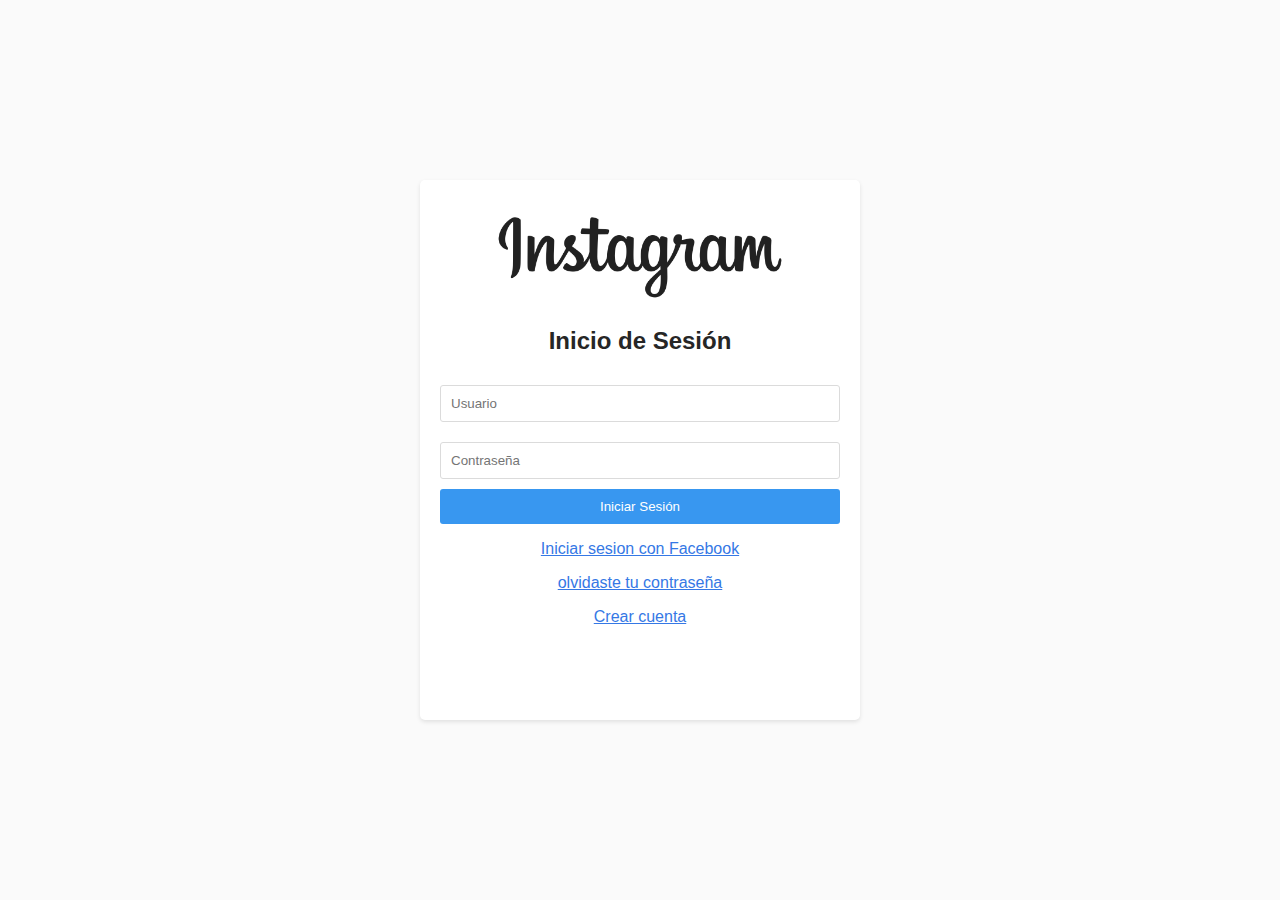
<file: index.html>
<!DOCTYPE html>
<html lang="en">
<head>
    <meta charset="UTF-8">
    <meta name="viewport" content="width=device-width, initial-scale=1.0">
    <title>Document</title>
    <link rel="stylesheet" href="style.css">
</head>
<body>
    <section class="container">
        <img src="img/insta.png" alt="">
        <div >
            <h2>Inicio de Sesión</h2>
            <form>
                <input type="text" placeholder="Usuario">
                <input type="password" placeholder="Contraseña">
                <button type="submit">Iniciar Sesión</button>
            </form>
        </div>
        <div>
            <p></p><a href="https://www.facebook.com/login.php?skip_api_login=1&api_key=124024574287414&kid_directed_site=0&app_id=124024574287414&signed_next=1&next=https%3A%2F%2Fwww.facebook.com%2Fdialog%2Foauth%3Fclient_id%3D124024574287414%26locale%3Des_LA%26redirect_uri%3Dhttps%253A%252F%252Fwww.instagram.com%252Faccounts%252Fsignup%252F%26response_type%3Dcode%252Cgranted_scopes%26scope%3Demail%26state%3D%257B%2522fbLoginKey%2522%253A%25221wod0krhgkbhq11ux04915qh71qnmi5ni1aihkm66k1nz3f9vh61%2522%252C%2522fbLoginReturnURL%2522%253A%2522%252Ffxcal%252Fdisclosure%252F%253Fnext%253D%25252Freel%25252FC2AmdaSOwLN%25252F%2522%257D%26ret%3Dlogin%26fbapp_pres%3D0%26logger_id%3D15d1df8a-caf5-434d-a0fb-86a918372052%26tp%3Dunspecified&cancel_url=https%3A%2F%2Fwww.instagram.com%2Faccounts%2Fsignup%2F%3Ferror%3Daccess_denied%26error_code%3D200%26error_description%3DPermissions%2Berror%26error_reason%3Duser_denied%26state%3D%257B%2522fbLoginKey%2522%253A%25221wod0krhgkbhq11ux04915qh71qnmi5ni1aihkm66k1nz3f9vh61%2522%252C%2522fbLoginReturnURL%2522%253A%2522%252Ffxcal%252Fdisclosure%252F%253Fnext%253D%25252Freel%25252FC2AmdaSOwLN%25252F%2522%257D%23_%3D_&display=page&locale=es_LA&pl_dbl=0">Iniciar sesion con Facebook</a><br>
            <p></p><a href="contra.html">olvidaste tu contraseña</a>
            <p><a href="crear.html">Crear cuenta</a></p>
        </div>
        <div>

        </div>
    </section>
    
</body>
</html>
</file>
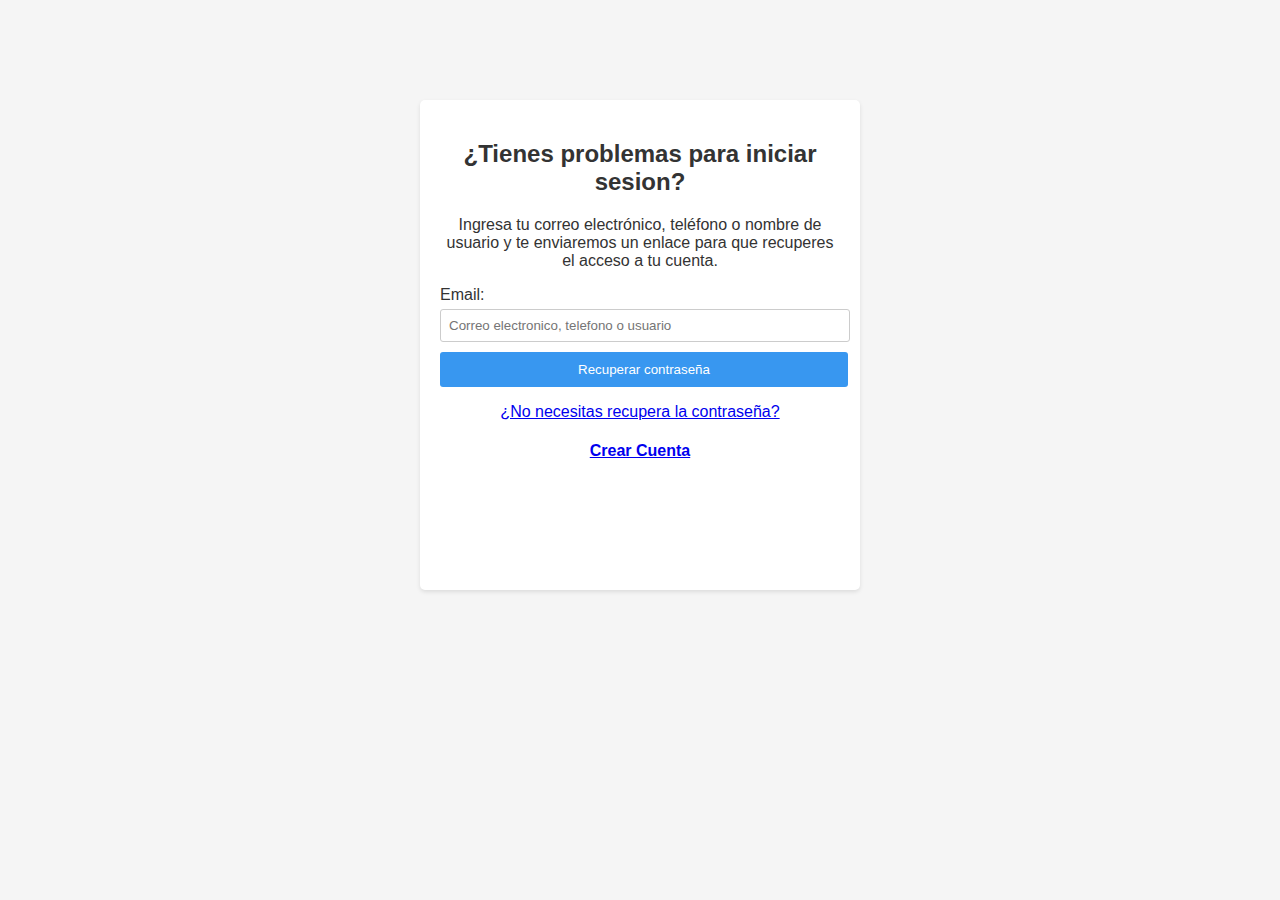
<file: contra.html>
<!DOCTYPE html>
<html lang="en">
<head>
    <meta charset="UTF-8">
    <meta http-equiv="X-UA-Compatible" content="IE=edge">
    <meta name="viewport" content="width=device-width, initial-scale=1.0">
    <title>Password Recovery</title>
    <link rel="stylesheet" href="contra.css">
</head>
<body>
    <div class="container">
        <h2>¿Tienes problemas para iniciar sesion?</h2>
        <form action="#" method="POST">
            <p>Ingresa tu correo electrónico, teléfono o nombre de usuario y te enviaremos un enlace para que recuperes el acceso a tu cuenta.</p>
            <label for="email">Email:</label>
            <input type="email" id="email" name="email" required placeholder="Correo electronico, telefono o usuario">
            <button type="submit">Recuperar contraseña</button><br>
            <p><a href="index.html"> ¿No necesitas recupera la contraseña?</a></a><br>
            <p><a href="crear.html"><h4>Crear Cuenta</h4></a></p>
        </form>
    </div>
</body>
</html>
</file>
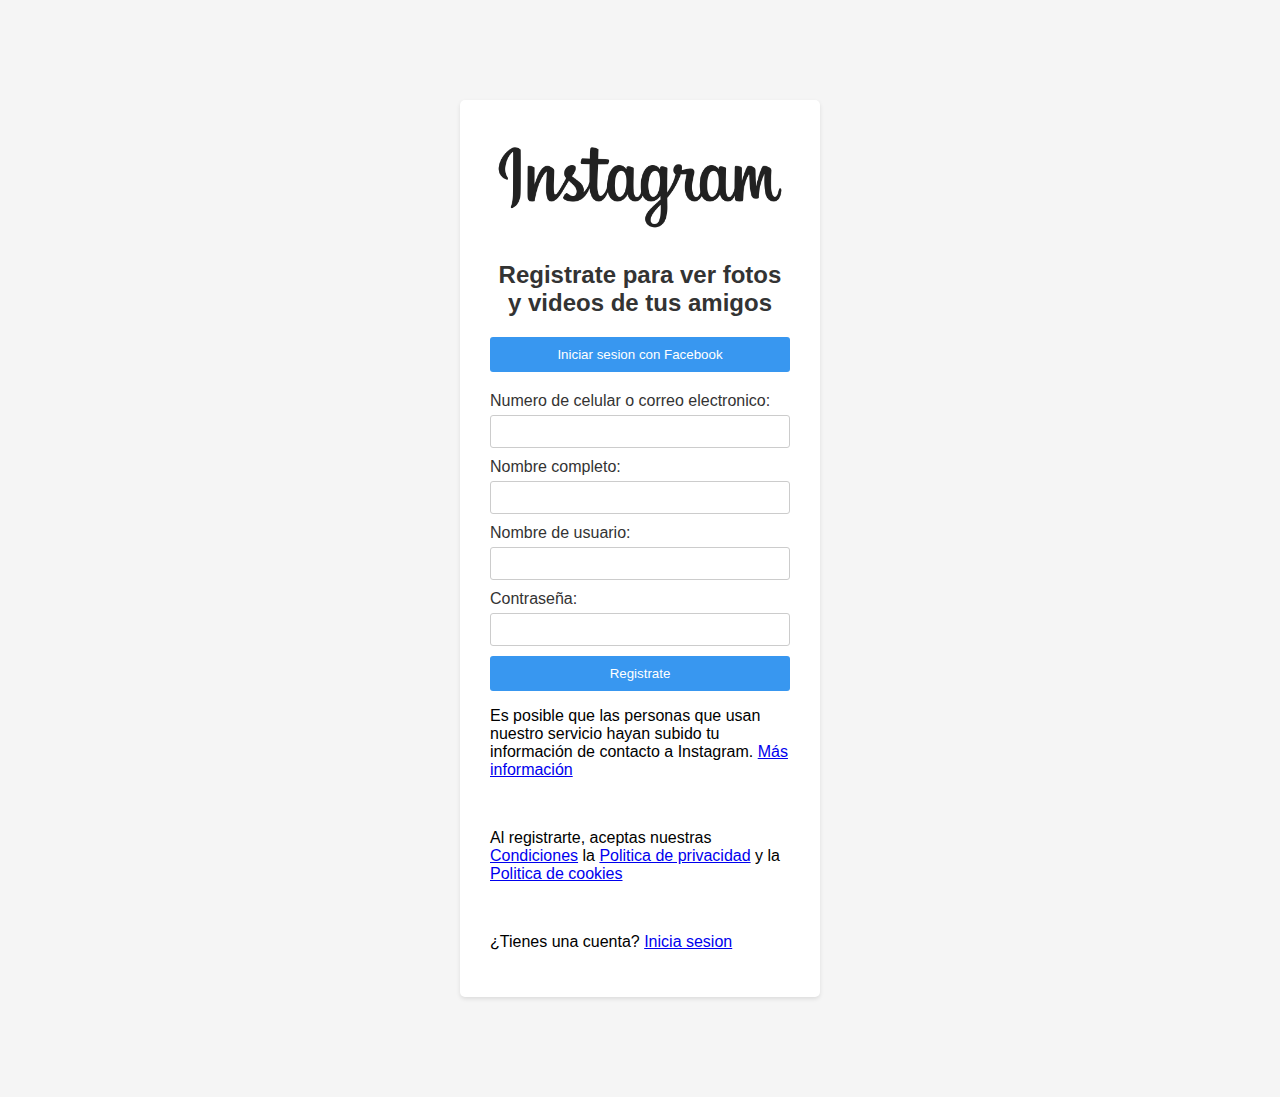
<file: crear.html>
<!DOCTYPE html>
<html lang="en">
<head>
    <meta charset="UTF-8">
    <meta http-equiv="X-UA-Compatible" content="IE=edge">
    <meta name="viewport" content="width=device-width, initial-scale=1.0">
    <title>Instagram Registration</title>
    <link rel="stylesheet" href="crear.css">
</head>
<body>
    <div class="container">
        <img src="img/insta.png" alt="">
        <h2>Registrate para ver fotos y videos de tus amigos</h2>
        <button onclick="location.href='https://www.facebook.com/?locale=es_LA'">Iniciar sesion con Facebook</button>
        <form action="#" method="POST">
            <label for="name">Numero de celular o correo electronico:</label>
            <input type="text" id="name" name="name" required>
            <label for="email">Nombre completo:</label>
            <input type="email" id="email" name="email" required>
            <label for="username">Nombre de usuario:</label>
            <input type="text" id="username" name="username" required>
            <label for="password">Contraseña:</label>
            <input type="password" id="password" name="password" required>
            <button type="submit">Registrate</button>
            <p>Es posible que las personas que usan nuestro servicio hayan subido tu información de contacto a Instagram. <a href="https://www.facebook.com/help/instagram/261704639352628" target="_blank"> Más información</a></p><br>
            <p>Al registrarte, aceptas nuestras <a href="https://help.instagram.com/581066165581870/?locale=es_LA" target="_blank">Condiciones</a> la <a href="https://www.facebook.com/privacy/policy" target="_blank">Politica de privacidad</a> y la <a href="https://privacycenter.instagram.com/policies/cookies/" target="_blank">Politica de cookies</a></p><br>
            <p>¿Tienes una cuenta? <a href="index.html">Inicia sesion</a></p>
        </form>
    </div>
</body>
</html>
</file>
<file: style.css>
body {
    font-family: Arial, sans-serif;
    background-color: #fafafa;
    display: flex;
    justify-content: center;
    align-items: center;
    height: 100vh;
    margin: 0;
}

.container  {
    background-color: #fff;
    padding: 20px;
    border-radius: 5px;
    box-shadow: 0 2px 4px rgba(0, 0, 0, 0.1);
    text-align: center;
    width: 400px;
    height: 500px;
}

img{
    width: 300px;
    display: flex;
    justify-content: center;
    align-items: center;
    padding-left: 50px;
}

h2 {
    color: #262626;
}

input {
    width: 100%;
    margin: 10px 0;
    padding: 10px;
    box-sizing: border-box;
    border: 1px solid #dbdbdb;
    border-radius: 3px;
}

button {
    width: 100%;
    padding: 10px;
    background-color: #3897f0;
    color: white;
    border: none;
    border-radius: 3px;
    cursor: pointer;
}

a{
    padding-top: 10px;
    margin: 10px;
    color: #3578e5;
}



button:hover {
    background-color: #3578e5;
}
</file>
<file: contra.css>
body {
    font-family: Arial, sans-serif;
    background-color: #f5f5f5;
    margin: 0;
    padding: 0;
}

.container {
    height: 450px;
    max-width: 400px;
    margin: 100px auto;
    padding: 20px;
    background-color: #fff;
    border-radius: 5px;
    box-shadow: 0 2px 4px rgba(0, 0, 0, 0.1);
}

h2, p, h4 {
    text-align: center;
    color: #333;
}

form {
    margin-top: 20px;
}

label {
    display: block;
    margin-bottom: 5px;
    color: #333;
}

input[type="email"] {
    width: 98%;
    padding: 8px;
    margin-bottom: 10px;
    border: 1px solid #ccc;
    border-radius: 3px;
}

button {
    width: 102%;
    padding: 10px;
    background-color: #3897f0;
    color: #fff;
    border: none;
    border-radius: 3px;
    cursor: pointer;
}

button:hover {
    background-color: #3578e5;
}
</file>
<file: crear.css>
body {
    font-family: Arial, sans-serif;
    background-color: #f5f5f5;
    margin: 0;
    padding: 0;
}

.container {
    max-width: 300px;
    margin: 100px auto;
    padding: 30px;
    background-color: #fff;
    border-radius: 5px;
    box-shadow: 0 2px 4px rgba(0, 0, 0, 0.1);
}

h2 {
    text-align: center;
    color: #333;
}

form {
    margin-top: 20px;
}

label {
    display: block;
    margin-bottom: 5px;
    color: #333;
}

input {
    width: 94%;
    padding: 8px;
    margin-bottom: 10px;
    border: 1px solid #ccc;
    border-radius: 3px;
}

button {
    width: 100%;
    padding: 10px;
    background-color: #3897f0;
    color: #fff;
    border: none;
    border-radius: 3px;
    cursor: pointer;
}

img{
    width: 300px;
}

button:hover {
    background-color: #3578e5;
}
</file>
